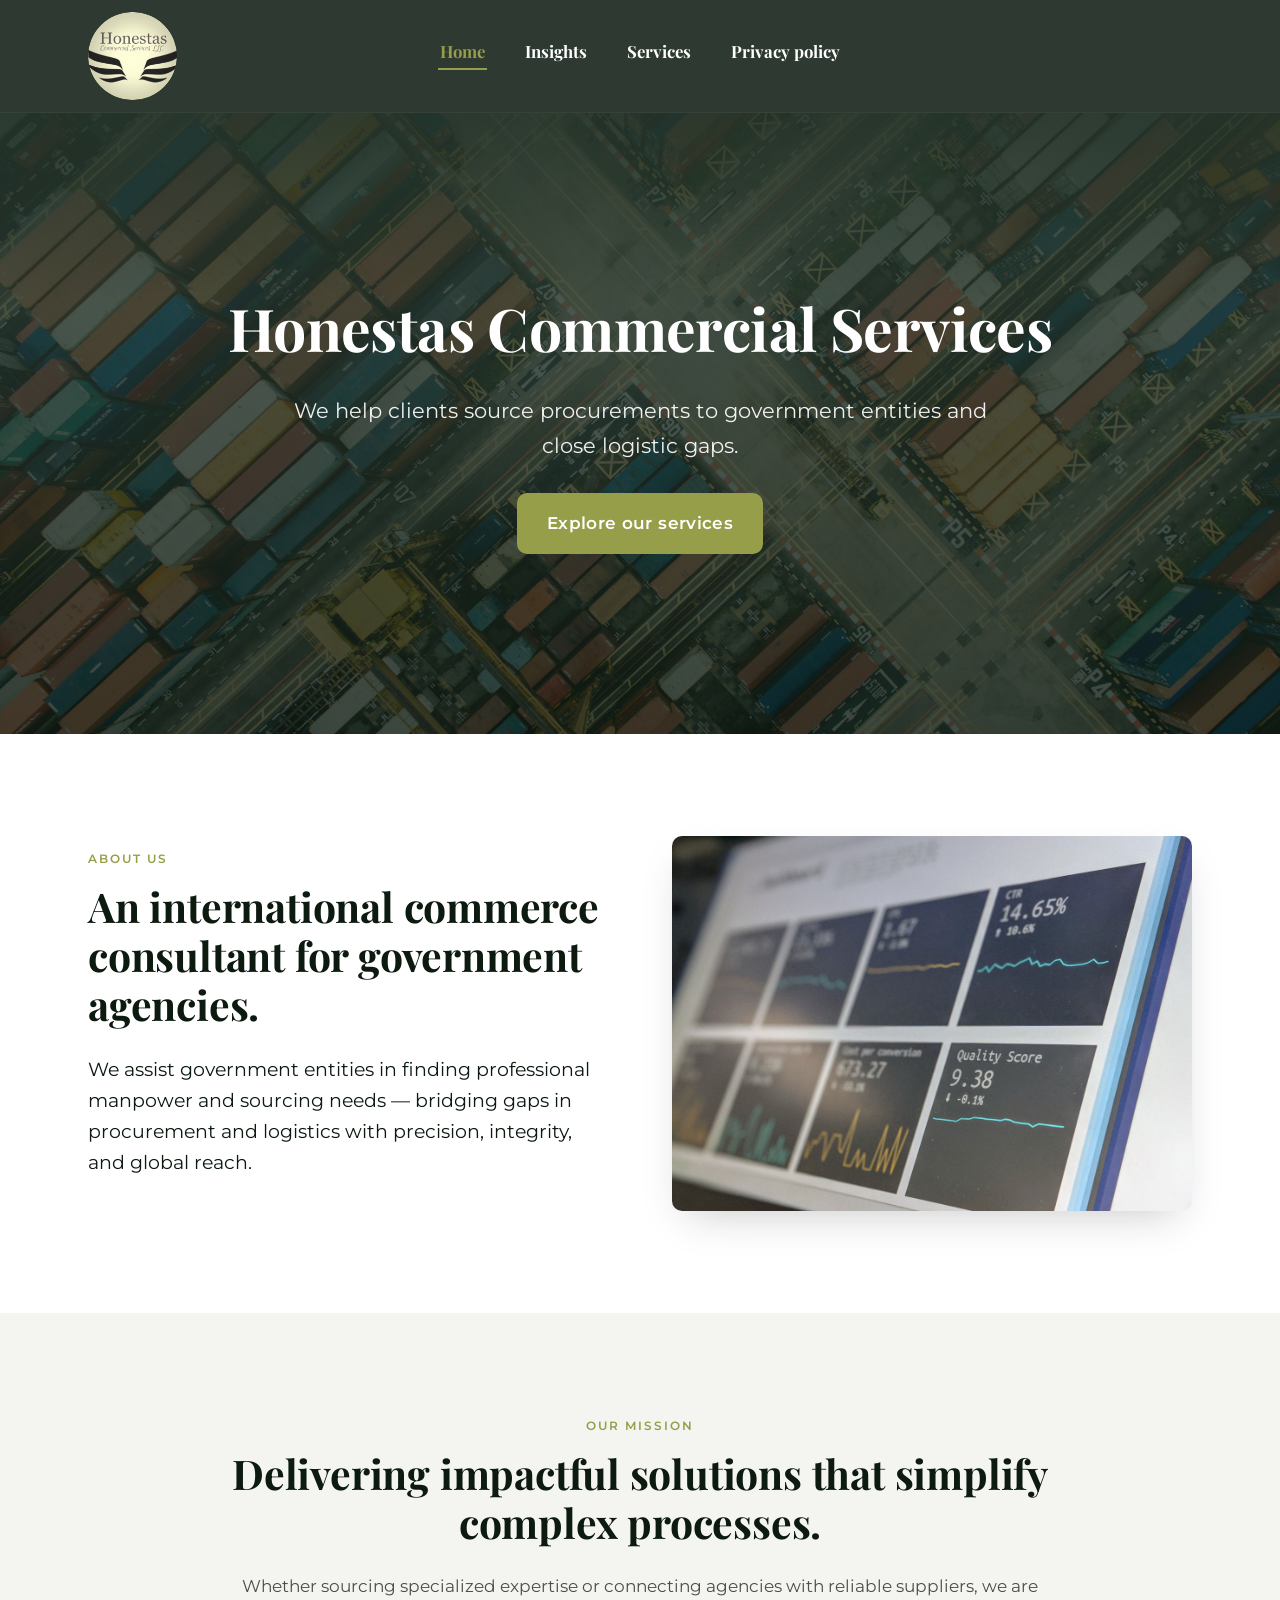
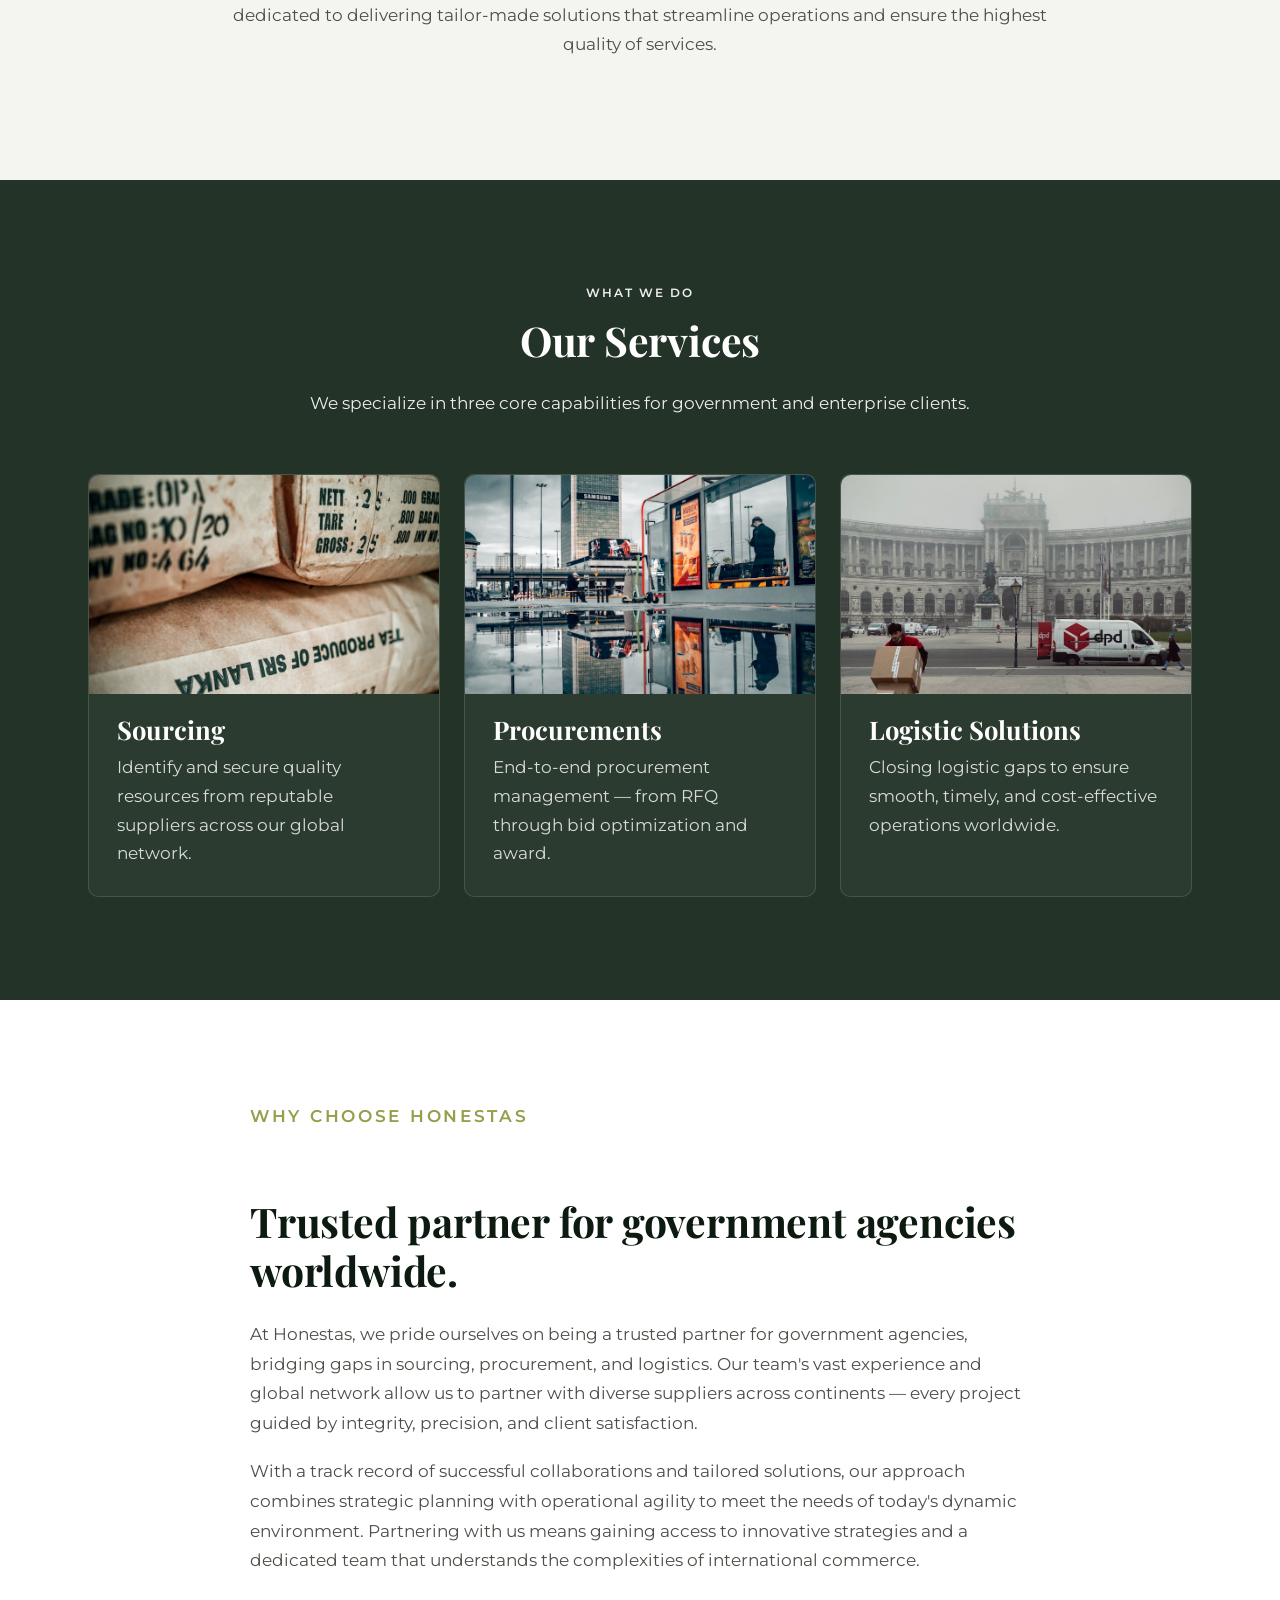
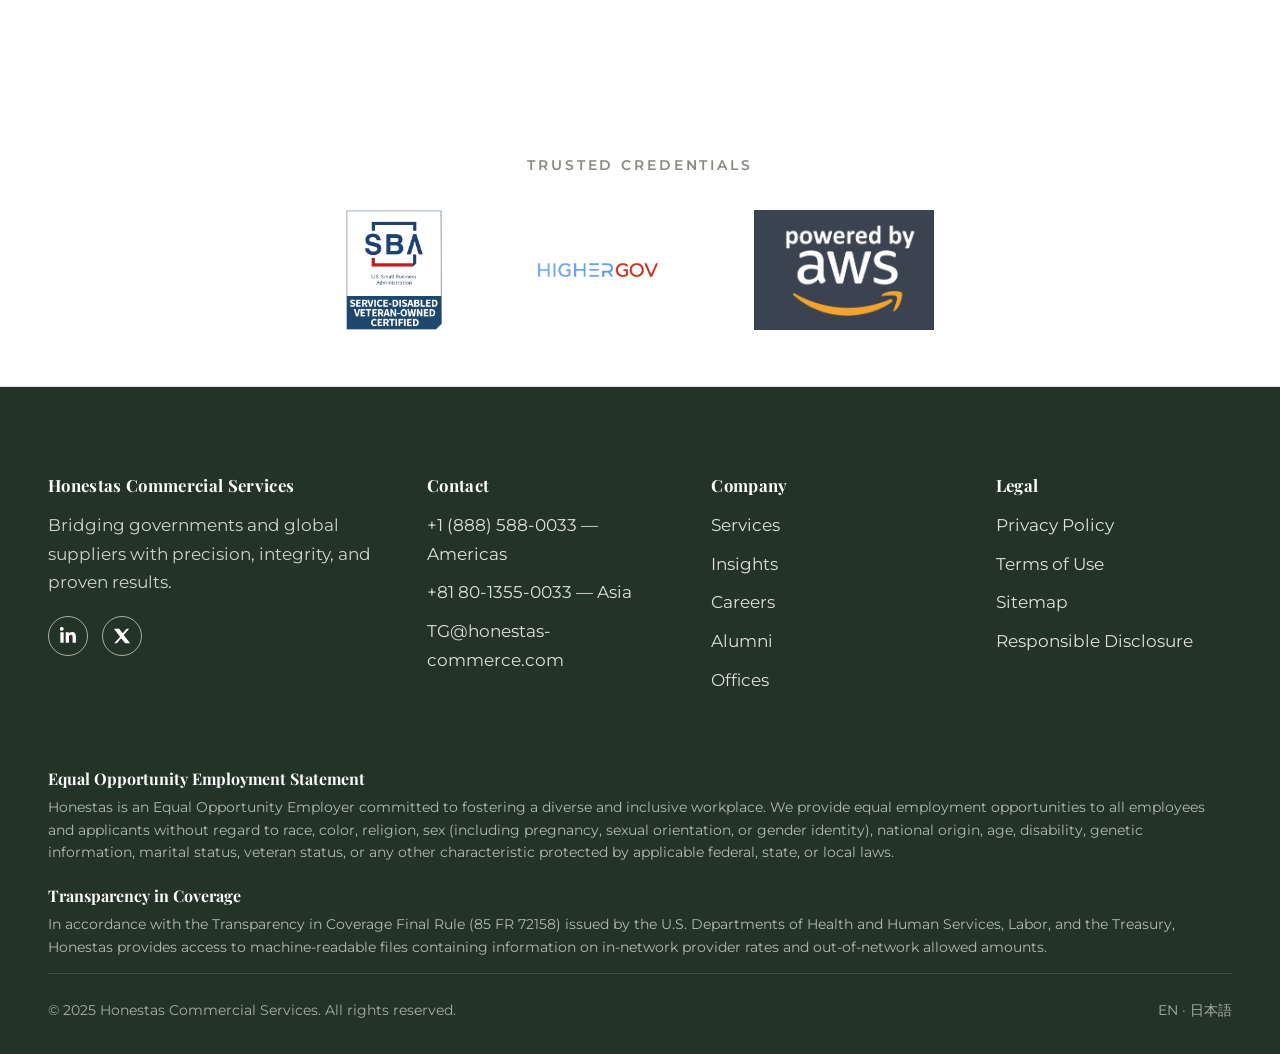
<file: index.html>
<!DOCTYPE html>
<html lang="en">
<head>
  <meta charset="UTF-8">
  <meta name="viewport" content="width=device-width, initial-scale=1.0">
  <title>International Commerce Consultant | HCS Honestas Commercial Services</title>
  <meta name="description" content="Honestas empowers B2G global trade by connecting governments with international partners, facilitating strategic alliances and seamless commerce solutions.">
  <meta name="keywords" content="commerce, sourcing, logistics, B2G, government contracts">

  <!-- Open Graph -->
  <meta property="og:type"  content="website">
  <meta property="og:title" content="HCS Honestas Commercial Services">
  <meta property="og:description" content="International commerce consultant for B2G trade — sourcing, procurements, logistics.">
  <meta property="og:url"   content="https://honestas-commerce.com/">
  <meta property="og:site_name" content="HCS Honestas Commercial Services">
  <link rel="canonical" href="https://honestas-commerce.com/">

  <!-- Fonts -->
  <link rel="preconnect" href="https://fonts.googleapis.com">
  <link rel="preconnect" href="https://fonts.gstatic.com" crossorigin>
  <link href="https://fonts.googleapis.com/css2?family=Playfair+Display:wght@400;700&family=Montserrat:wght@400;500;600;700&display=swap" rel="stylesheet">

  <link rel="stylesheet" href="assets/css/styles.css">
</head>
<body>

<!-- ── Header ─────────────────────────────────────────────────────────── -->
<header class="site-header">
  <nav class="nav" aria-label="Primary">
    <a href="/" class="nav__brand" aria-label="HCS Honestas Commercial Services — Home">
      <img src="assets/img/logo.png"
           alt="HCS Honestas Commercial Services logo">
    </a>
    <button class="nav__toggle" aria-expanded="false" aria-controls="primary-menu" aria-label="Toggle menu">
      <svg viewBox="0 0 24 24" fill="none" stroke="currentColor" stroke-width="2.2" stroke-linecap="round">
        <line x1="4" y1="7" x2="20" y2="7"/>
        <line x1="4" y1="12" x2="20" y2="12"/>
        <line x1="4" y1="17" x2="20" y2="17"/>
      </svg>
    </button>
    <ul class="nav__menu" id="primary-menu">
      <li><a href="/" class="nav__link" aria-current="page">Home</a></li>
      <li><a href="insights.html" class="nav__link">Insights</a></li>
      <li><a href="b2g-trade-solutions.html" class="nav__link">Services</a></li>
      <li><a href="privacy-policy.html" class="nav__link">Privacy policy</a></li>
    </ul>
  </nav>
</header>

<!-- ── Hero ───────────────────────────────────────────────────────────── -->
<section class="hero" style="background-image:url('assets/img/hero-home.jpg');">
  <div class="hero__inner">
    <h1 data-anim>Honestas Commercial Services</h1>
    <p data-anim style="--anim-delay:120ms;">We help clients source procurements to government entities and close logistic gaps.</p>
    <a href="b2g-trade-solutions.html" class="btn btn--primary" data-anim style="--anim-delay:240ms;">Explore our services</a>
  </div>
</section>

<!-- ── About Us ───────────────────────────────────────────────────────── -->
<section class="section">
  <div class="container split">
    <div data-anim>
      <p class="eyebrow">About Us</p>
      <h2>An international commerce consultant for government agencies.</h2>
      <p class="lead">We assist government entities in finding professional manpower and sourcing needs — bridging gaps in procurement and logistics with precision, integrity, and global reach.</p>
    </div>
    <div class="split__media" data-anim style="--anim-delay:160ms;">
      <img src="assets/img/about-monitors.jpg"
           alt="Modern office monitoring screens">
    </div>
  </div>
</section>

<!-- ── Mission ────────────────────────────────────────────────────────── -->
<section class="section section--soft">
  <div class="container">
    <div data-anim style="max-width:820px; margin:0 auto; text-align:center;">
      <p class="eyebrow">Our Mission</p>
      <h2>Delivering impactful solutions that simplify complex processes.</h2>
      <p>Whether sourcing specialized expertise or connecting agencies with reliable suppliers, we are dedicated to delivering tailor-made solutions that streamline operations and ensure the highest quality of services.</p>
    </div>
  </div>
</section>

<!-- ── Services ───────────────────────────────────────────────────────── -->
<section class="section section--dark">
  <div class="container">
    <div style="text-align:center; margin-bottom: 56px;" data-anim>
      <p class="eyebrow">What We Do</p>
      <h2><a href="b2g-trade-solutions.html">Our Services</a></h2>
      <p style="max-width:680px; margin:0 auto;">We specialize in three core capabilities for government and enterprise clients.</p>
    </div>

    <div class="cards">
      <div class="card" data-anim>
        <div class="card__media">
          <img src="assets/img/card-sourcing.jpg"
               alt="Sourcing — supply chain">
        </div>
        <h3 class="card__title">Sourcing</h3>
        <p>Identify and secure quality resources from reputable suppliers across our global network.</p>
      </div>

      <div class="card" data-anim style="--anim-delay:120ms;">
        <div class="card__media">
          <img src="assets/img/card-procurements.jpg"
               alt="Procurements — strategic partnership">
        </div>
        <h3 class="card__title">Procurements</h3>
        <p>End-to-end procurement management — from RFQ through bid optimization and award.</p>
      </div>

      <div class="card" data-anim style="--anim-delay:240ms;">
        <div class="card__media">
          <img src="assets/img/card-logistics.jpg"
               alt="Logistic solutions — fleet">
        </div>
        <h3 class="card__title">Logistic Solutions</h3>
        <p>Closing logistic gaps to ensure smooth, timely, and cost-effective operations worldwide.</p>
      </div>
    </div>
  </div>
</section>

<!-- ── Why Choose Honestas ───────────────────────────────────────────── -->
<section class="section">
  <div class="container">
    <div class="prose" data-anim>
      <p class="eyebrow">Why Choose Honestas</p>
      <h2>Trusted partner for government agencies worldwide.</h2>
      <p>At Honestas, we pride ourselves on being a trusted partner for government agencies, bridging gaps in sourcing, procurement, and logistics. Our team's vast experience and global network allow us to partner with diverse suppliers across continents — every project guided by integrity, precision, and client satisfaction.</p>
      <p>With a track record of successful collaborations and tailored solutions, our approach combines strategic planning with operational agility to meet the needs of today's dynamic environment. Partnering with us means gaining access to innovative strategies and a dedicated team that understands the complexities of international commerce.</p>
    </div>
  </div>
</section>

<!-- ── Footer ─────────────────────────────────────────────────────────── -->
<footer class="site-footer">
  <div class="footer__credentials">
    <p class="footer__credentials-label">Trusted credentials</p>
    <div class="partners">
      <img src="assets/img/sba-sdvosb.png" alt="SBA SDVOSB certified">
      <img src="assets/img/highergov.png" alt="HigherGov partner">
      <img src="assets/img/aws-powered.png" alt="Powered by AWS">
    </div>
  </div>
  <div class="footer__grid">
    <div>
      <h4 class="footer__heading">Honestas Commercial Services</h4>
      <p style="color:rgba(255,255,255,0.78);">Bridging governments and global suppliers with precision, integrity, and proven results.</p>
      <div class="footer__socials">
        <a href="https://www.linkedin.com/in/honestas-commercial-services-6209451a1/" target="_blank" rel="noopener" aria-label="LinkedIn">
          <svg viewBox="0 0 24 24" fill="currentColor"><path d="M6.2 21H1.8V7h4.4v14zM4 5.07A2.55 2.55 0 1 1 4 0a2.55 2.55 0 0 1 0 5.07zM22.5 21h-4.35v-6.83c0-1.63-.03-3.71-2.26-3.71-2.27 0-2.61 1.77-2.61 3.6V21H8.93V7h4.18v1.91h.06c.58-1.1 2-2.26 4.12-2.26 4.41 0 5.21 2.9 5.21 6.67V21z"/></svg>
        </a>
        <a href="https://twitter.com/" target="_blank" rel="noopener" aria-label="Twitter / X">
          <svg viewBox="0 0 24 24" fill="currentColor"><path d="M18.24 2.25h3.31l-7.23 8.26L22.83 21.75h-6.66l-5.21-6.82-5.97 6.82H1.68l7.73-8.84L1.25 2.25h6.83l4.71 6.23 5.45-6.23z"/></svg>
        </a>
      </div>
    </div>

    <div class="footer__contact">
      <h4 class="footer__heading">Contact</h4>
      <ul class="footer__list">
        <li><a href="tel:+18885880033">+1 (888) 588-0033 — Americas</a></li>
        <li><a href="tel:+818013550033">+81 80-1355-0033 — Asia</a></li>
        <li><a href="mailto:TG@honestas-commerce.com">TG@honestas-commerce.com</a></li>
      </ul>
    </div>

    <div>
      <h4 class="footer__heading">Company</h4>
      <ul class="footer__list">
        <li><a href="b2g-trade-solutions.html">Services</a></li>
        <li><a href="insights.html">Insights</a></li>
        <li><a href="#">Careers</a></li>
        <li><a href="#">Alumni</a></li>
        <li><a href="#">Offices</a></li>
      </ul>
    </div>

    <div>
      <h4 class="footer__heading">Legal</h4>
      <ul class="footer__list">
        <li><a href="privacy-policy.html">Privacy Policy</a></li>
        <li><a href="#">Terms of Use</a></li>
        <li><a href="#">Sitemap</a></li>
        <li><a href="#">Responsible Disclosure</a></li>
      </ul>
    </div>
  </div>

  <div class="legal">
    <h4>Equal Opportunity Employment Statement</h4>
    <p>Honestas is an Equal Opportunity Employer committed to fostering a diverse and inclusive workplace. We provide equal employment opportunities to all employees and applicants without regard to race, color, religion, sex (including pregnancy, sexual orientation, or gender identity), national origin, age, disability, genetic information, marital status, veteran status, or any other characteristic protected by applicable federal, state, or local laws.</p>
    <h4>Transparency in Coverage</h4>
    <p>In accordance with the Transparency in Coverage Final Rule (85 FR 72158) issued by the U.S. Departments of Health and Human Services, Labor, and the Treasury, Honestas provides access to machine-readable files containing information on in-network provider rates and out-of-network allowed amounts.</p>
  </div>

  <div class="footer__bottom">
    <span>© 2025 Honestas Commercial Services. All rights reserved.</span>
    <span>EN · 日本語</span>
  </div>
</footer>

<script src="assets/js/main.js"></script>
</body>
</html>
</file>
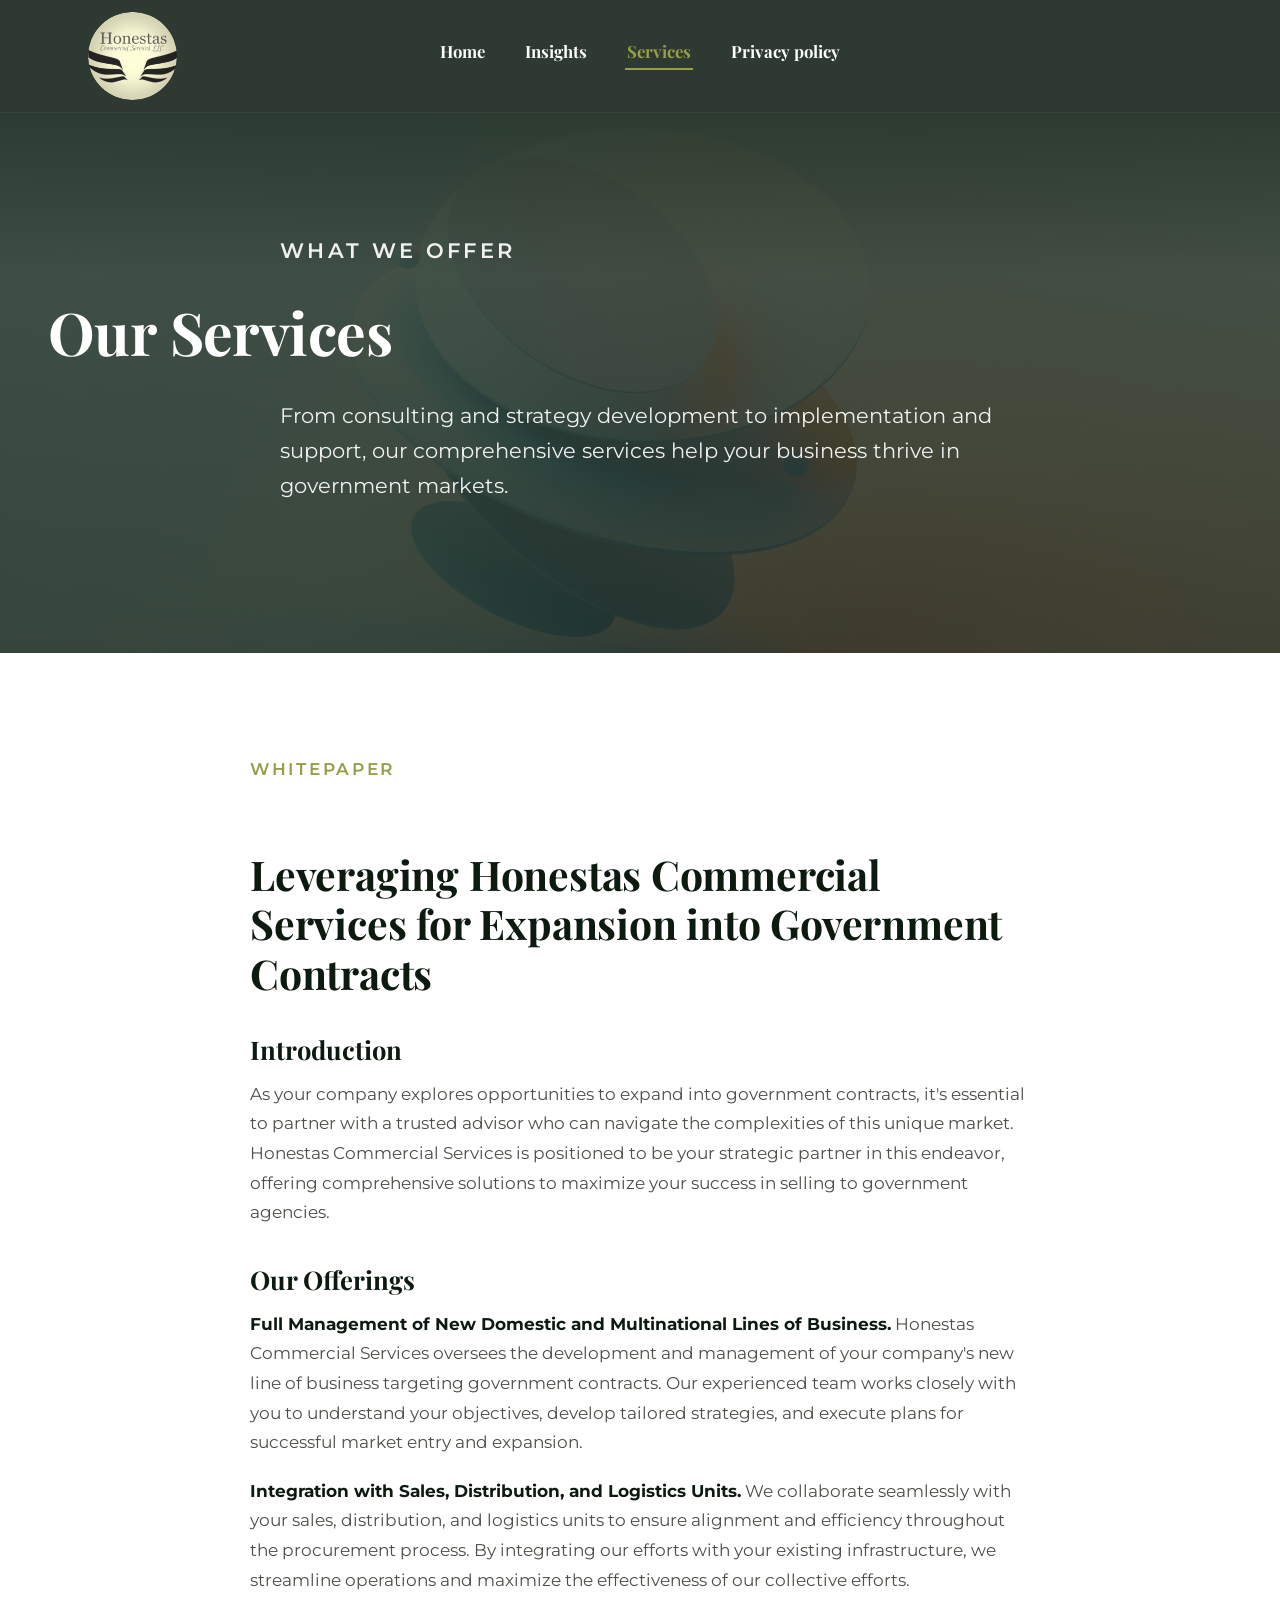
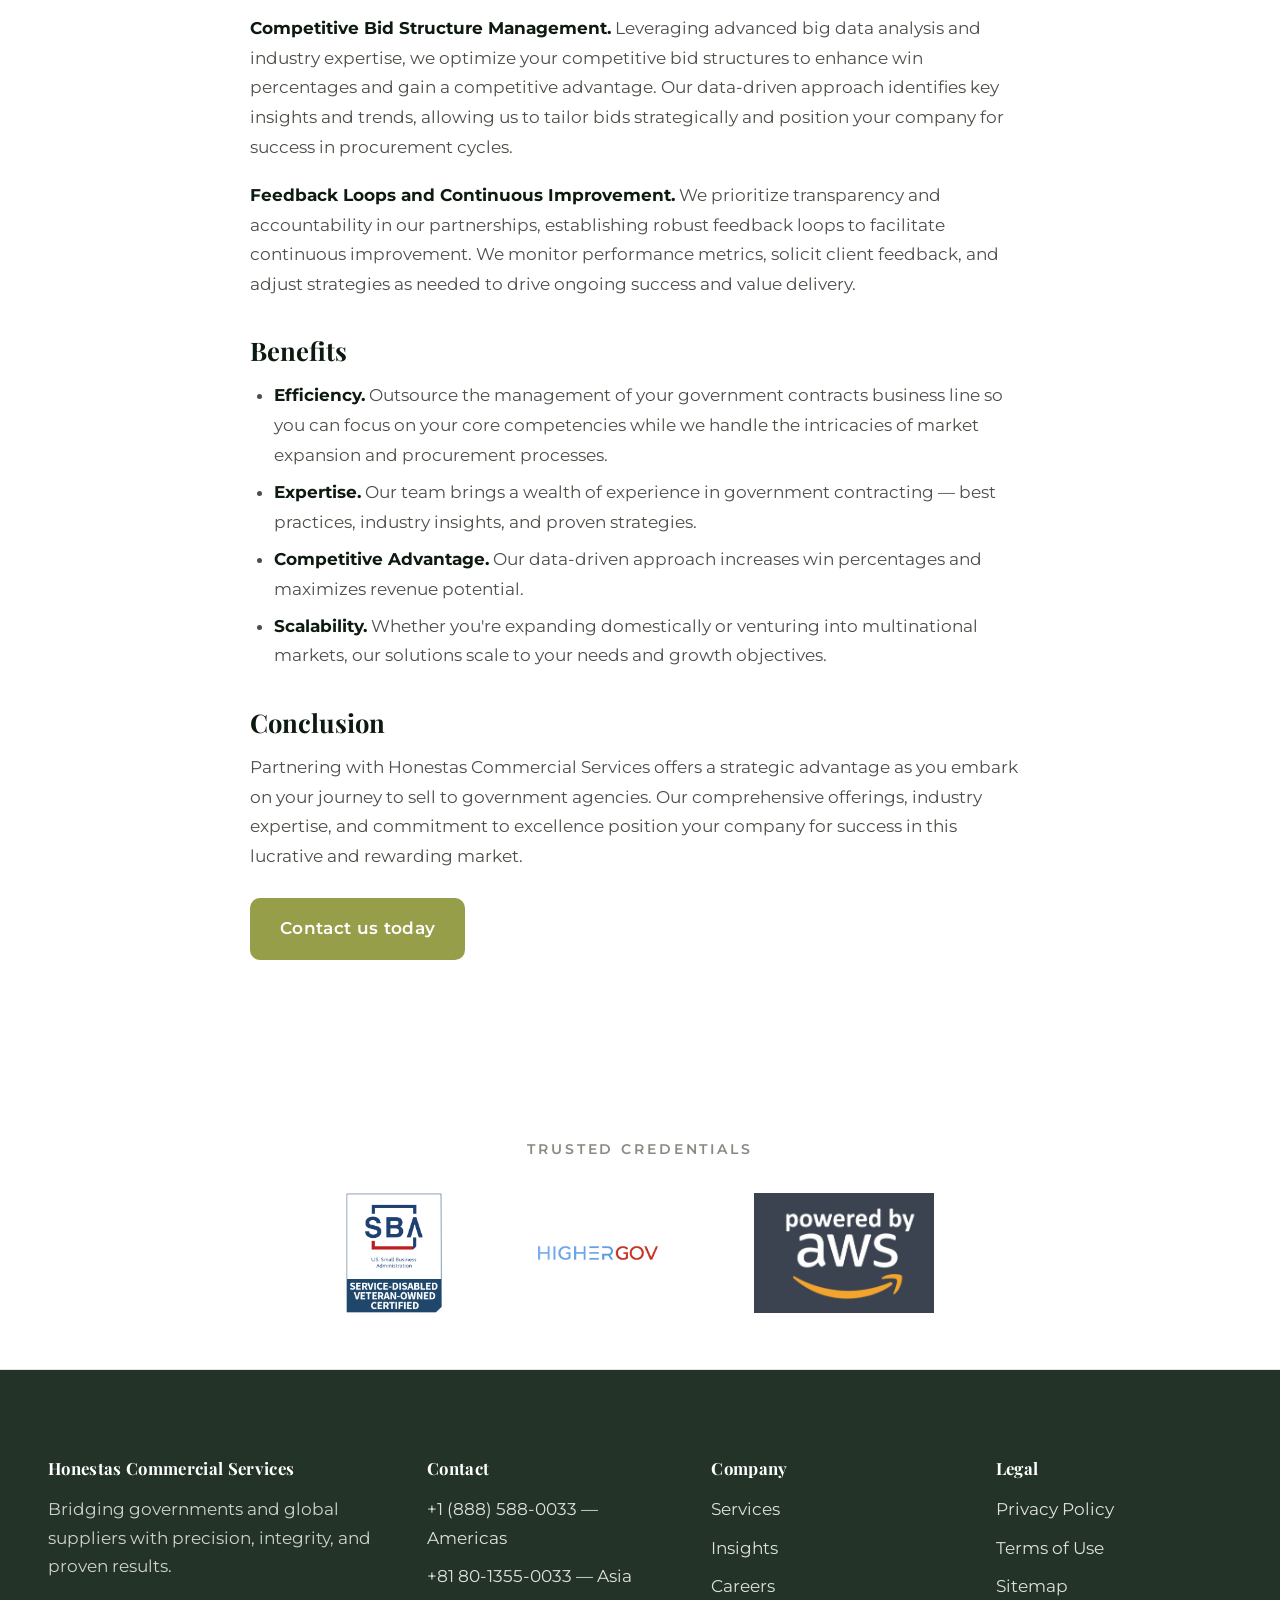
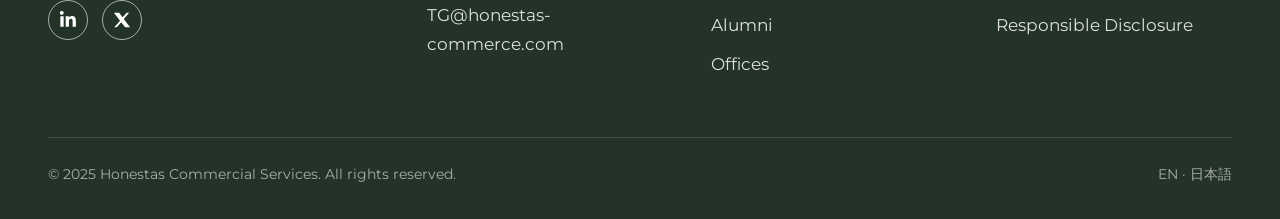
<file: b2g-trade-solutions.html>
<!DOCTYPE html>
<html lang="en">
<head>
  <meta charset="UTF-8">
  <meta name="viewport" content="width=device-width, initial-scale=1.0">
  <title>B2G Trade Services | HCS Honestas Commercial Services</title>
  <meta name="description" content="Honestas empowers global B2G trade by enhancing government supply chains with international partners, facilitating strategic alliances and seamless trade solutions.">
  <link rel="canonical" href="https://honestas-commerce.com/b2g-trade-solutions">

  <link rel="preconnect" href="https://fonts.googleapis.com">
  <link rel="preconnect" href="https://fonts.gstatic.com" crossorigin>
  <link href="https://fonts.googleapis.com/css2?family=Playfair+Display:wght@400;700&family=Montserrat:wght@400;500;600;700&display=swap" rel="stylesheet">
  <link rel="stylesheet" href="assets/css/styles.css">
</head>
<body>

<header class="site-header">
  <nav class="nav" aria-label="Primary">
    <a href="/" class="nav__brand"><img src="assets/img/logo.png" alt="HCS Honestas Commercial Services logo"></a>
    <button class="nav__toggle" aria-expanded="false" aria-controls="primary-menu" aria-label="Toggle menu">
      <svg viewBox="0 0 24 24" fill="none" stroke="currentColor" stroke-width="2.2" stroke-linecap="round"><line x1="4" y1="7" x2="20" y2="7"/><line x1="4" y1="12" x2="20" y2="12"/><line x1="4" y1="17" x2="20" y2="17"/></svg>
    </button>
    <ul class="nav__menu" id="primary-menu">
      <li><a href="/" class="nav__link">Home</a></li>
      <li><a href="insights.html" class="nav__link">Insights</a></li>
      <li><a href="b2g-trade-solutions.html" class="nav__link" aria-current="page">Services</a></li>
      <li><a href="privacy-policy.html" class="nav__link">Privacy policy</a></li>
    </ul>
  </nav>
</header>

<section class="hero hero--page" style="background-image:url('assets/img/hero-services.jpg');">
  <div class="hero__inner">
    <p class="eyebrow" data-anim>What We Offer</p>
    <h1 data-anim style="--anim-delay:120ms;">Our Services</h1>
    <p data-anim style="--anim-delay:240ms;">From consulting and strategy development to implementation and support, our comprehensive services help your business thrive in government markets.</p>
  </div>
</section>

<section class="section">
  <div class="container">
    <div class="prose">
      <p class="eyebrow" data-anim>Whitepaper</p>
      <h2 data-anim>Leveraging Honestas Commercial Services for Expansion into Government Contracts</h2>

      <h3 data-anim>Introduction</h3>
      <p data-anim>As your company explores opportunities to expand into government contracts, it's essential to partner with a trusted advisor who can navigate the complexities of this unique market. Honestas Commercial Services is positioned to be your strategic partner in this endeavor, offering comprehensive solutions to maximize your success in selling to government agencies.</p>

      <h3 data-anim>Our Offerings</h3>
      <p data-anim><strong>Full Management of New Domestic and Multinational Lines of Business.</strong> Honestas Commercial Services oversees the development and management of your company's new line of business targeting government contracts. Our experienced team works closely with you to understand your objectives, develop tailored strategies, and execute plans for successful market entry and expansion.</p>

      <p data-anim><strong>Integration with Sales, Distribution, and Logistics Units.</strong> We collaborate seamlessly with your sales, distribution, and logistics units to ensure alignment and efficiency throughout the procurement process. By integrating our efforts with your existing infrastructure, we streamline operations and maximize the effectiveness of our collective efforts.</p>

      <p data-anim><strong>Competitive Bid Structure Management.</strong> Leveraging advanced big data analysis and industry expertise, we optimize your competitive bid structures to enhance win percentages and gain a competitive advantage. Our data-driven approach identifies key insights and trends, allowing us to tailor bids strategically and position your company for success in procurement cycles.</p>

      <p data-anim><strong>Feedback Loops and Continuous Improvement.</strong> We prioritize transparency and accountability in our partnerships, establishing robust feedback loops to facilitate continuous improvement. We monitor performance metrics, solicit client feedback, and adjust strategies as needed to drive ongoing success and value delivery.</p>

      <h3 data-anim>Benefits</h3>
      <ul>
        <li data-anim><strong>Efficiency.</strong> Outsource the management of your government contracts business line so you can focus on your core competencies while we handle the intricacies of market expansion and procurement processes.</li>
        <li data-anim><strong>Expertise.</strong> Our team brings a wealth of experience in government contracting — best practices, industry insights, and proven strategies.</li>
        <li data-anim><strong>Competitive Advantage.</strong> Our data-driven approach increases win percentages and maximizes revenue potential.</li>
        <li data-anim><strong>Scalability.</strong> Whether you're expanding domestically or venturing into multinational markets, our solutions scale to your needs and growth objectives.</li>
      </ul>

      <h3 data-anim>Conclusion</h3>
      <p data-anim>Partnering with Honestas Commercial Services offers a strategic advantage as you embark on your journey to sell to government agencies. Our comprehensive offerings, industry expertise, and commitment to excellence position your company for success in this lucrative and rewarding market.</p>
      <p data-anim><a href="mailto:TG@honestas-commerce.com" class="btn btn--primary" style="margin-top:8px;">Contact us today</a></p>
    </div>
  </div>
</section>

<!-- Footer (shared) -->
<footer class="site-footer">
  <div class="footer__credentials">
    <p class="footer__credentials-label">Trusted credentials</p>
    <div class="partners">
      <img src="assets/img/sba-sdvosb.png" alt="SBA SDVOSB certified">
      <img src="assets/img/highergov.png" alt="HigherGov partner">
      <img src="assets/img/aws-powered.png" alt="Powered by AWS">
    </div>
  </div>
  <div class="footer__grid">
    <div>
      <h4 class="footer__heading">Honestas Commercial Services</h4>
      <p style="color:rgba(255,255,255,0.78);">Bridging governments and global suppliers with precision, integrity, and proven results.</p>
      <div class="footer__socials">
        <a href="https://www.linkedin.com/in/honestas-commercial-services-6209451a1/" target="_blank" rel="noopener" aria-label="LinkedIn"><svg viewBox="0 0 24 24" fill="currentColor"><path d="M6.2 21H1.8V7h4.4v14zM4 5.07A2.55 2.55 0 1 1 4 0a2.55 2.55 0 0 1 0 5.07zM22.5 21h-4.35v-6.83c0-1.63-.03-3.71-2.26-3.71-2.27 0-2.61 1.77-2.61 3.6V21H8.93V7h4.18v1.91h.06c.58-1.1 2-2.26 4.12-2.26 4.41 0 5.21 2.9 5.21 6.67V21z"/></svg></a>
        <a href="https://twitter.com/" target="_blank" rel="noopener" aria-label="Twitter / X"><svg viewBox="0 0 24 24" fill="currentColor"><path d="M18.24 2.25h3.31l-7.23 8.26L22.83 21.75h-6.66l-5.21-6.82-5.97 6.82H1.68l7.73-8.84L1.25 2.25h6.83l4.71 6.23 5.45-6.23z"/></svg></a>
      </div>
    </div>
    <div class="footer__contact">
      <h4 class="footer__heading">Contact</h4>
      <ul class="footer__list">
        <li><a href="tel:+18885880033">+1 (888) 588-0033 — Americas</a></li>
        <li><a href="tel:+818013550033">+81 80-1355-0033 — Asia</a></li>
        <li><a href="mailto:TG@honestas-commerce.com">TG@honestas-commerce.com</a></li>
      </ul>
    </div>
    <div>
      <h4 class="footer__heading">Company</h4>
      <ul class="footer__list">
        <li><a href="b2g-trade-solutions.html">Services</a></li>
        <li><a href="insights.html">Insights</a></li>
        <li><a href="#">Careers</a></li>
        <li><a href="#">Alumni</a></li>
        <li><a href="#">Offices</a></li>
      </ul>
    </div>
    <div>
      <h4 class="footer__heading">Legal</h4>
      <ul class="footer__list">
        <li><a href="privacy-policy.html">Privacy Policy</a></li>
        <li><a href="#">Terms of Use</a></li>
        <li><a href="#">Sitemap</a></li>
        <li><a href="#">Responsible Disclosure</a></li>
      </ul>
    </div>
  </div>
  <div class="footer__bottom">
    <span>© 2025 Honestas Commercial Services. All rights reserved.</span>
    <span>EN · 日本語</span>
  </div>
</footer>

<script src="assets/js/main.js"></script>
</body>
</html>
</file>
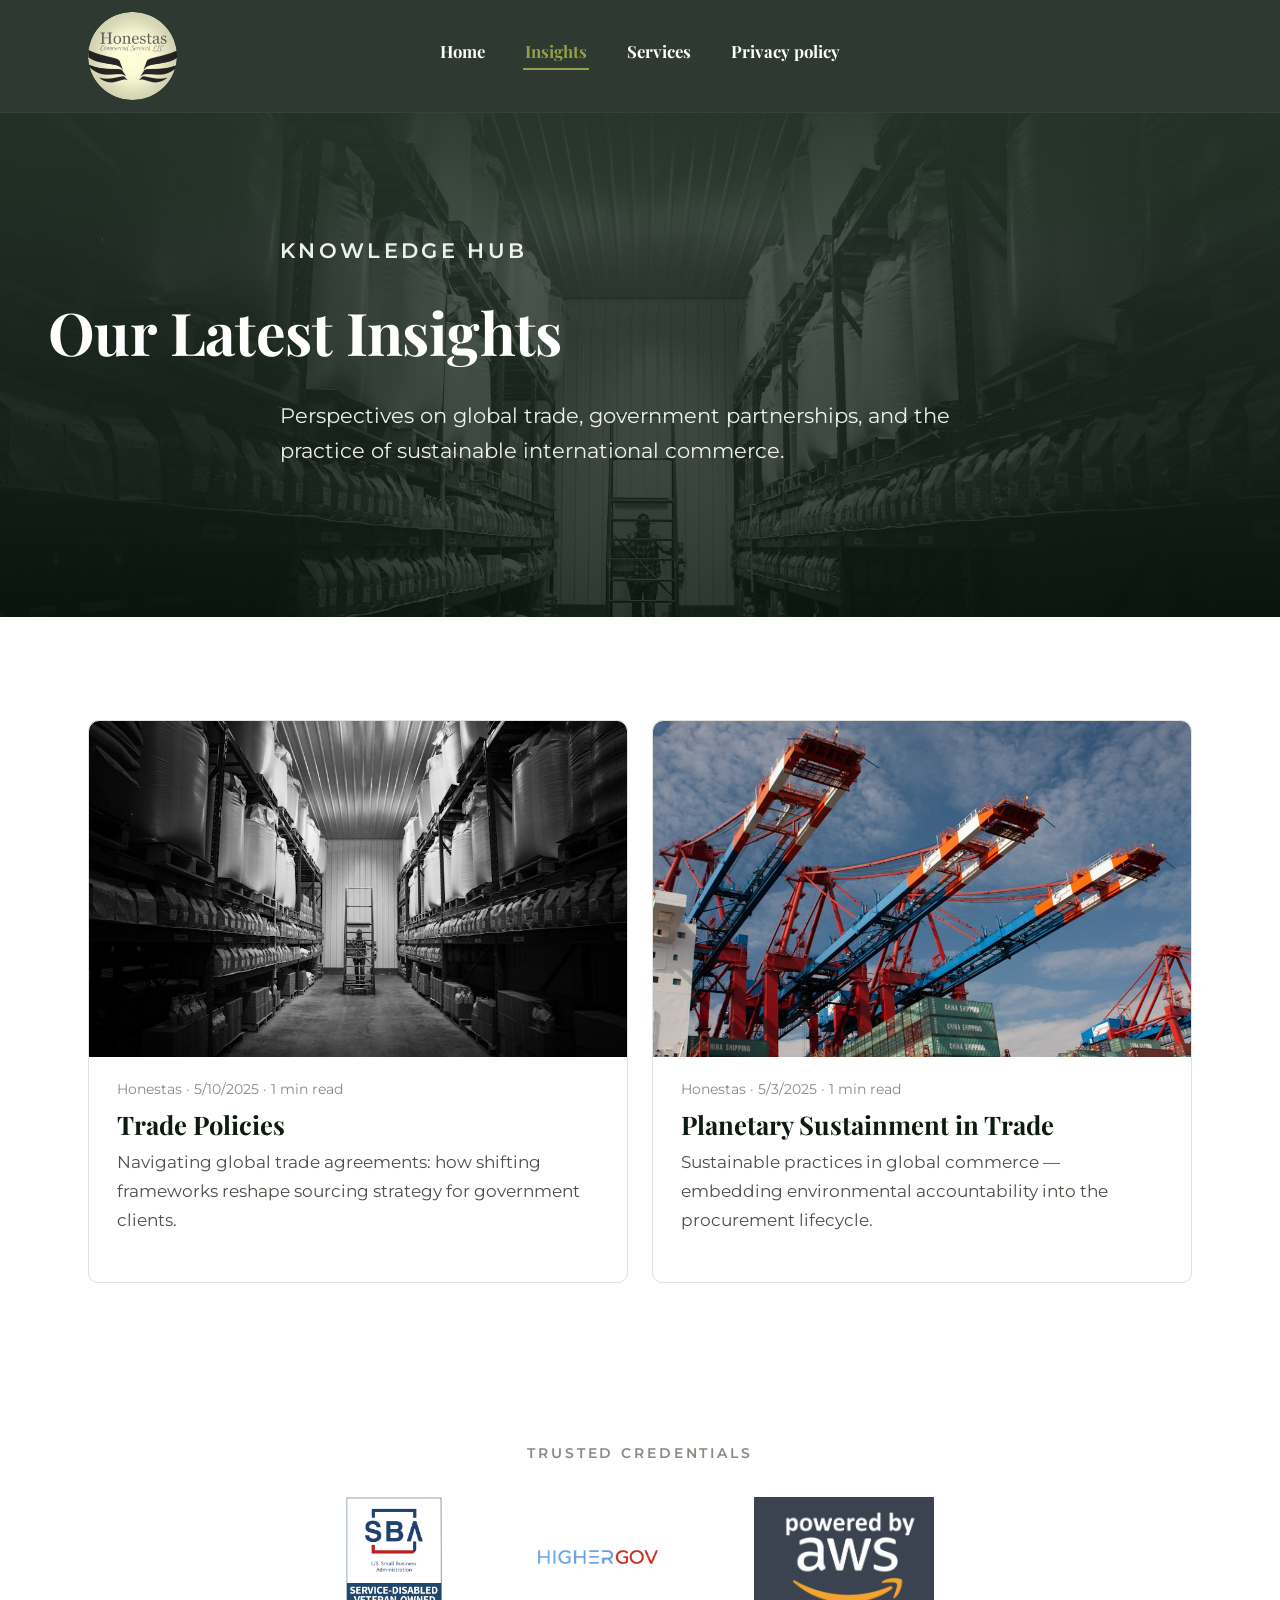
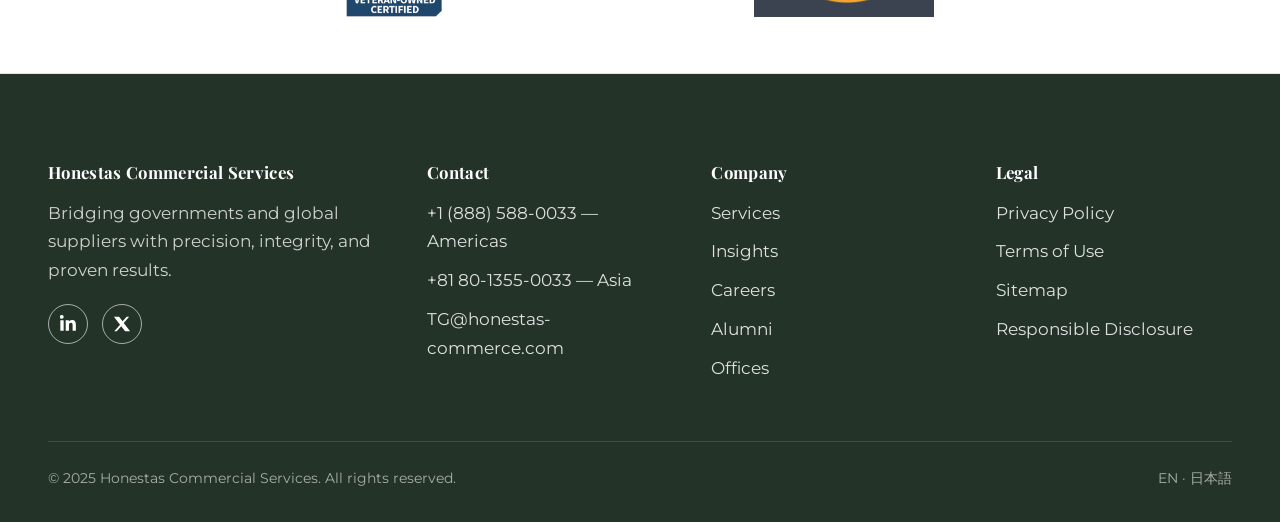
<file: insights.html>
<!DOCTYPE html>
<html lang="en">
<head>
  <meta charset="UTF-8">
  <meta name="viewport" content="width=device-width, initial-scale=1.0">
  <title>Insights | HCS Honestas Commercial Services</title>
  <meta name="description" content="Insights on global trade, government partnerships, and sustainable commerce from Honestas Commercial Services.">
  <link rel="canonical" href="https://honestas-commerce.com/insights">

  <link rel="preconnect" href="https://fonts.googleapis.com">
  <link rel="preconnect" href="https://fonts.gstatic.com" crossorigin>
  <link href="https://fonts.googleapis.com/css2?family=Playfair+Display:wght@400;700&family=Montserrat:wght@400;500;600;700&display=swap" rel="stylesheet">
  <link rel="stylesheet" href="assets/css/styles.css">
</head>
<body>

<header class="site-header">
  <nav class="nav" aria-label="Primary">
    <a href="/" class="nav__brand"><img src="assets/img/logo.png" alt="HCS Honestas Commercial Services logo"></a>
    <button class="nav__toggle" aria-expanded="false" aria-controls="primary-menu" aria-label="Toggle menu">
      <svg viewBox="0 0 24 24" fill="none" stroke="currentColor" stroke-width="2.2" stroke-linecap="round"><line x1="4" y1="7" x2="20" y2="7"/><line x1="4" y1="12" x2="20" y2="12"/><line x1="4" y1="17" x2="20" y2="17"/></svg>
    </button>
    <ul class="nav__menu" id="primary-menu">
      <li><a href="/" class="nav__link">Home</a></li>
      <li><a href="insights.html" class="nav__link" aria-current="page">Insights</a></li>
      <li><a href="b2g-trade-solutions.html" class="nav__link">Services</a></li>
      <li><a href="privacy-policy.html" class="nav__link">Privacy policy</a></li>
    </ul>
  </nav>
</header>

<section class="hero hero--page" style="background-image:url('assets/img/hero-insights.jpg');">
  <div class="hero__inner">
    <p class="eyebrow" data-anim>Knowledge Hub</p>
    <h1 data-anim style="--anim-delay:120ms;">Our Latest Insights</h1>
    <p data-anim style="--anim-delay:240ms;">Perspectives on global trade, government partnerships, and the practice of sustainable international commerce.</p>
  </div>
</section>

<section class="section">
  <div class="container">
    <div class="cards">

      <a href="#" class="card" data-anim style="text-decoration:none;">
        <div class="card__media">
          <img src="assets/img/insight-trade.jpg"
               alt="Warehouse shelves filled with boxes — global supply chain">
        </div>
        <p class="card__meta">Honestas · 5/10/2025 · 1 min read</p>
        <h3 class="card__title">Trade Policies</h3>
        <p>Navigating global trade agreements: how shifting frameworks reshape sourcing strategy for government clients.</p>
      </a>

      <a href="#" class="card" data-anim style="text-decoration:none; --anim-delay:140ms;">
        <div class="card__media">
          <img src="assets/img/insight-sustainment.jpg"
               alt="Red and blue cranes under blue sky">
        </div>
        <p class="card__meta">Honestas · 5/3/2025 · 1 min read</p>
        <h3 class="card__title">Planetary Sustainment in Trade</h3>
        <p>Sustainable practices in global commerce — embedding environmental accountability into the procurement lifecycle.</p>
      </a>

    </div>
  </div>
</section>

<!-- Footer (shared) -->
<footer class="site-footer">
  <div class="footer__credentials">
    <p class="footer__credentials-label">Trusted credentials</p>
    <div class="partners">
      <img src="assets/img/sba-sdvosb.png" alt="SBA SDVOSB certified">
      <img src="assets/img/highergov.png" alt="HigherGov partner">
      <img src="assets/img/aws-powered.png" alt="Powered by AWS">
    </div>
  </div>
  <div class="footer__grid">
    <div>
      <h4 class="footer__heading">Honestas Commercial Services</h4>
      <p style="color:rgba(255,255,255,0.78);">Bridging governments and global suppliers with precision, integrity, and proven results.</p>
      <div class="footer__socials">
        <a href="https://www.linkedin.com/in/honestas-commercial-services-6209451a1/" target="_blank" rel="noopener" aria-label="LinkedIn"><svg viewBox="0 0 24 24" fill="currentColor"><path d="M6.2 21H1.8V7h4.4v14zM4 5.07A2.55 2.55 0 1 1 4 0a2.55 2.55 0 0 1 0 5.07zM22.5 21h-4.35v-6.83c0-1.63-.03-3.71-2.26-3.71-2.27 0-2.61 1.77-2.61 3.6V21H8.93V7h4.18v1.91h.06c.58-1.1 2-2.26 4.12-2.26 4.41 0 5.21 2.9 5.21 6.67V21z"/></svg></a>
        <a href="https://twitter.com/" target="_blank" rel="noopener" aria-label="Twitter / X"><svg viewBox="0 0 24 24" fill="currentColor"><path d="M18.24 2.25h3.31l-7.23 8.26L22.83 21.75h-6.66l-5.21-6.82-5.97 6.82H1.68l7.73-8.84L1.25 2.25h6.83l4.71 6.23 5.45-6.23z"/></svg></a>
      </div>
    </div>
    <div class="footer__contact">
      <h4 class="footer__heading">Contact</h4>
      <ul class="footer__list">
        <li><a href="tel:+18885880033">+1 (888) 588-0033 — Americas</a></li>
        <li><a href="tel:+818013550033">+81 80-1355-0033 — Asia</a></li>
        <li><a href="mailto:TG@honestas-commerce.com">TG@honestas-commerce.com</a></li>
      </ul>
    </div>
    <div>
      <h4 class="footer__heading">Company</h4>
      <ul class="footer__list">
        <li><a href="b2g-trade-solutions.html">Services</a></li>
        <li><a href="insights.html">Insights</a></li>
        <li><a href="#">Careers</a></li>
        <li><a href="#">Alumni</a></li>
        <li><a href="#">Offices</a></li>
      </ul>
    </div>
    <div>
      <h4 class="footer__heading">Legal</h4>
      <ul class="footer__list">
        <li><a href="privacy-policy.html">Privacy Policy</a></li>
        <li><a href="#">Terms of Use</a></li>
        <li><a href="#">Sitemap</a></li>
        <li><a href="#">Responsible Disclosure</a></li>
      </ul>
    </div>
  </div>
  <div class="footer__bottom">
    <span>© 2025 Honestas Commercial Services. All rights reserved.</span>
    <span>EN · 日本語</span>
  </div>
</footer>

<script src="assets/js/main.js"></script>
</body>
</html>
</file>
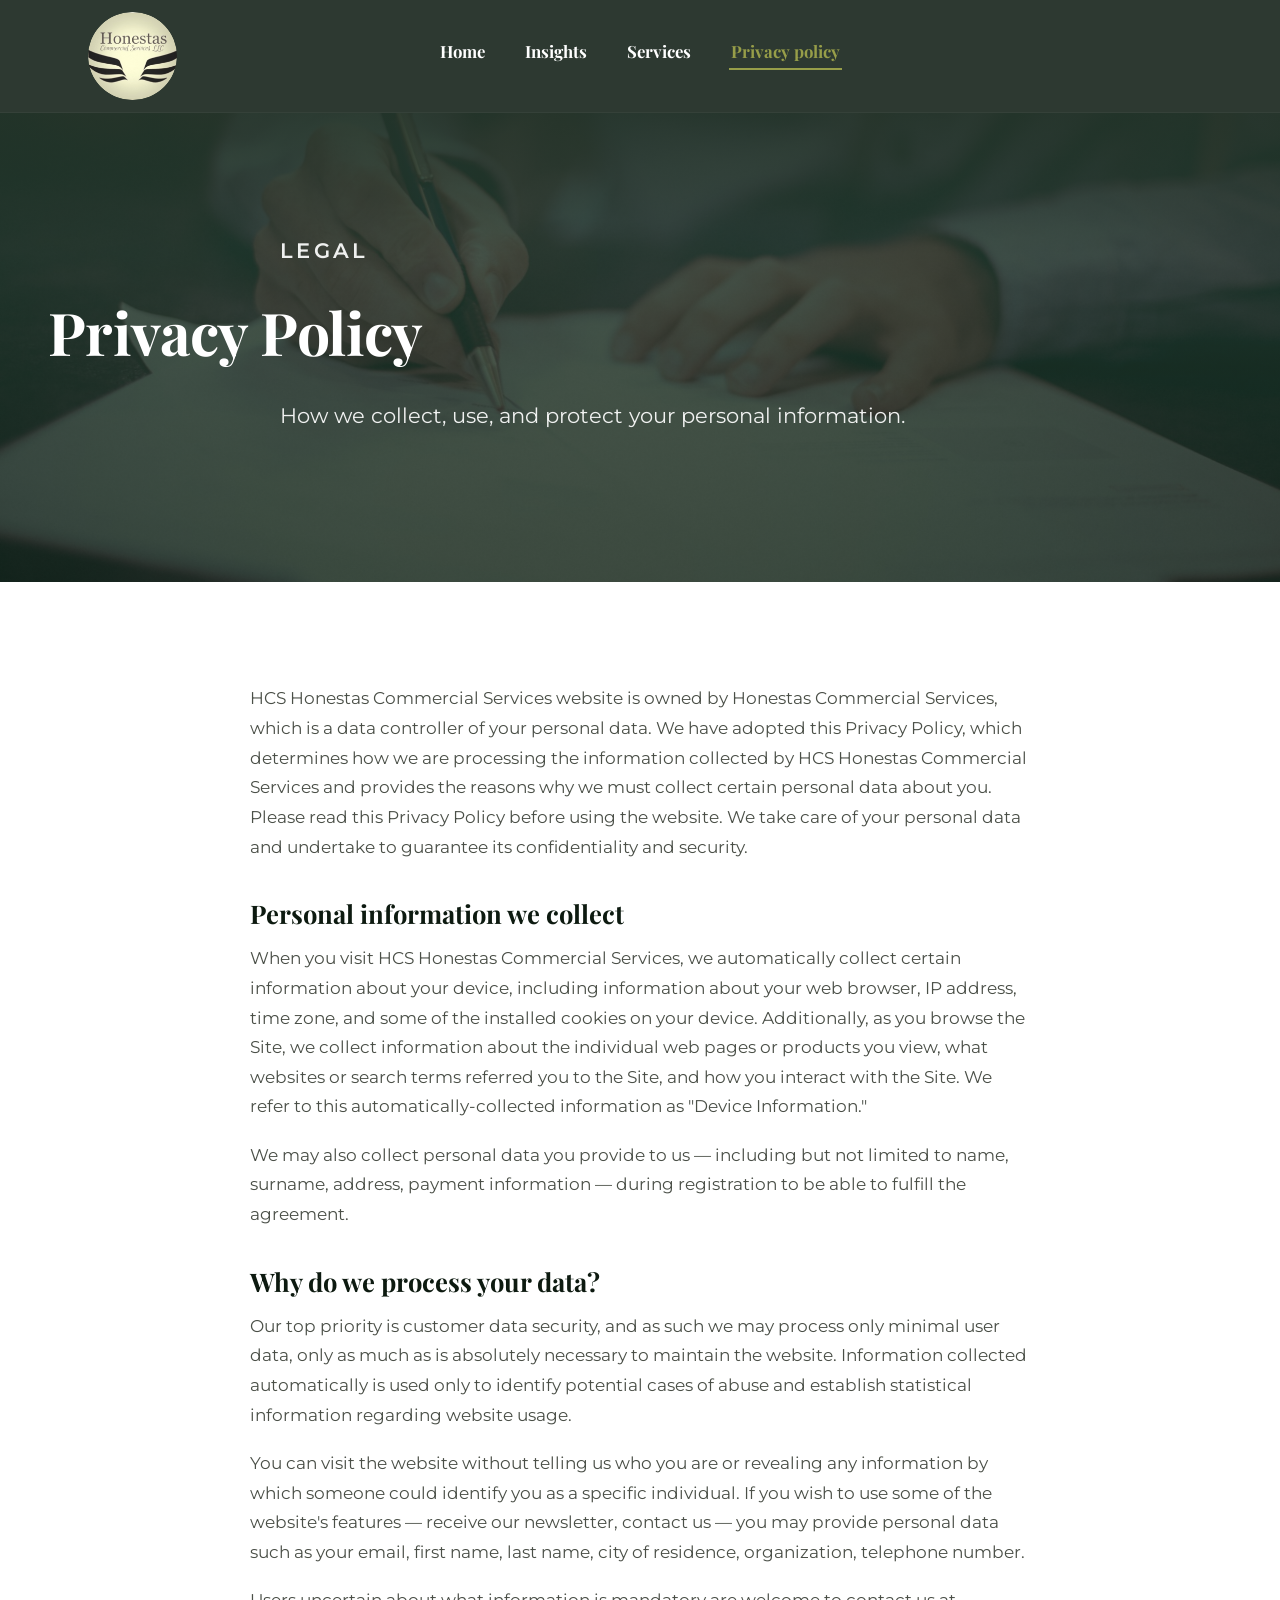
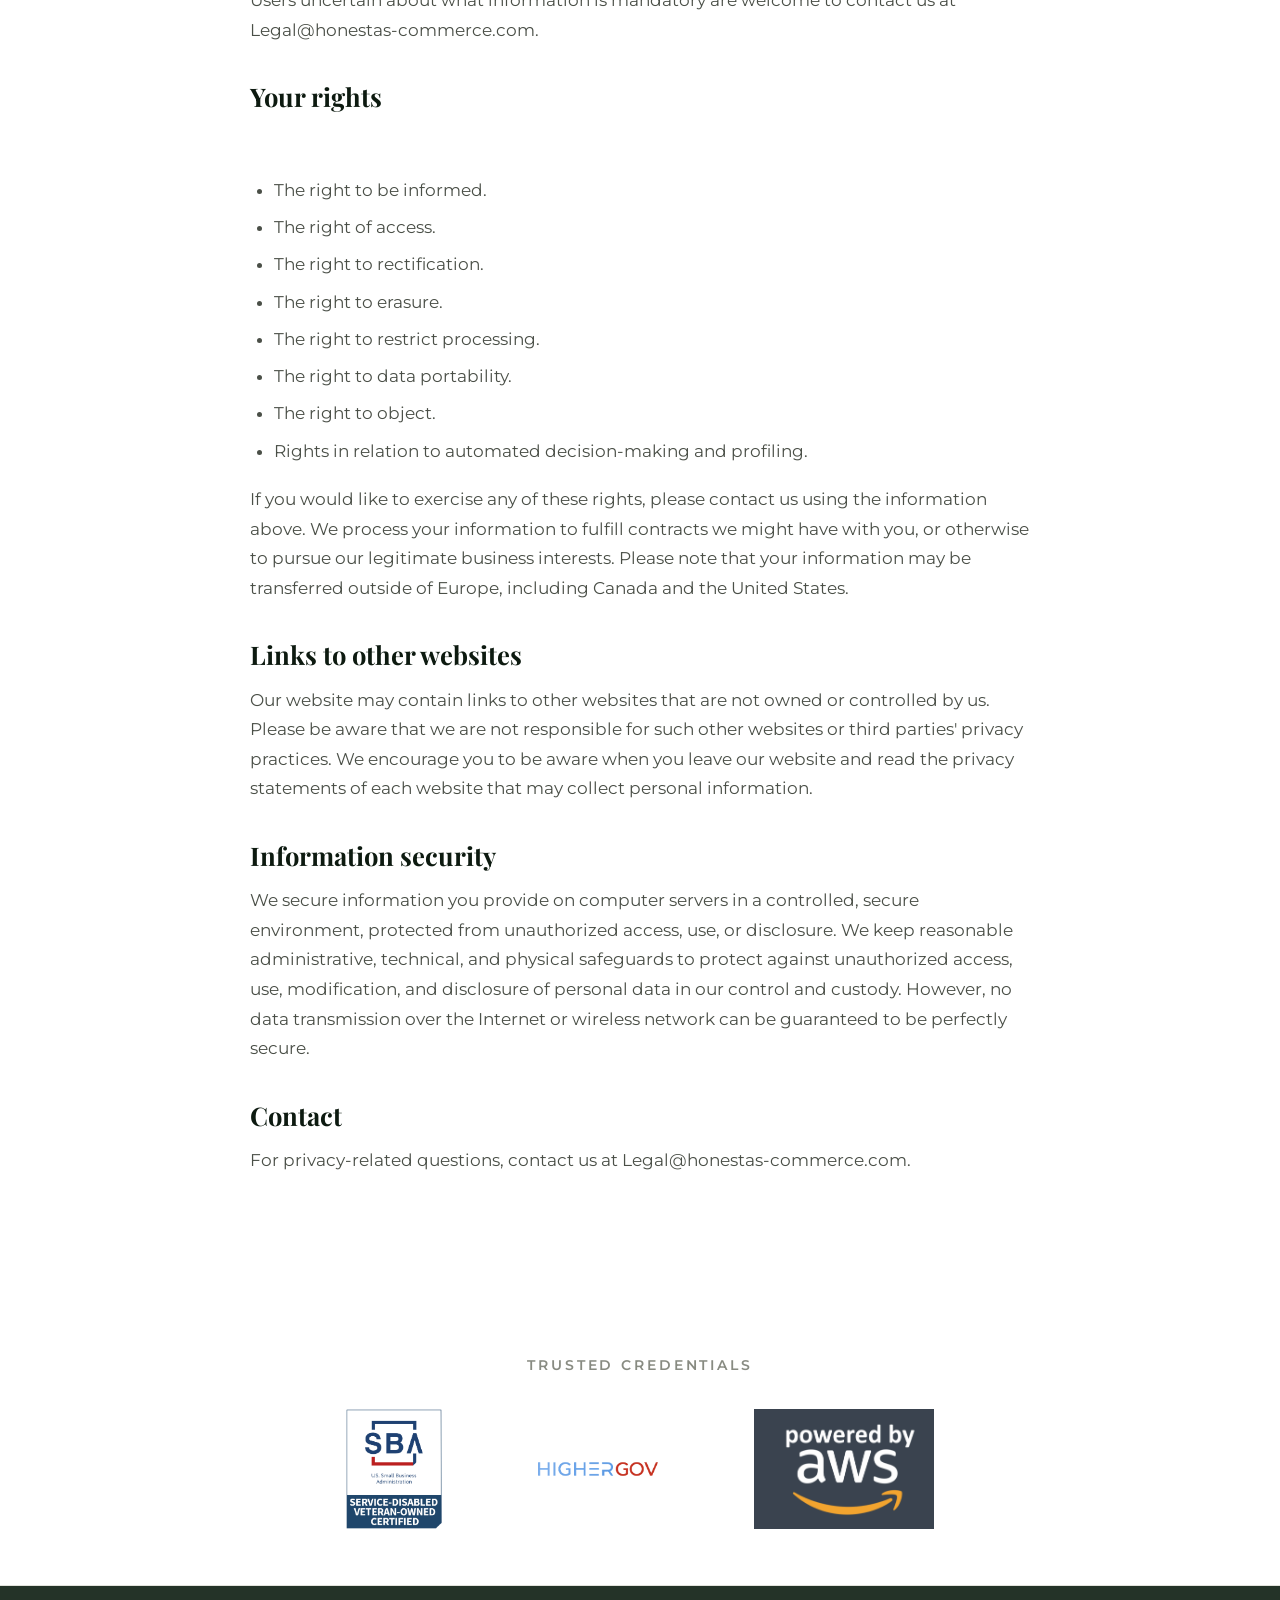
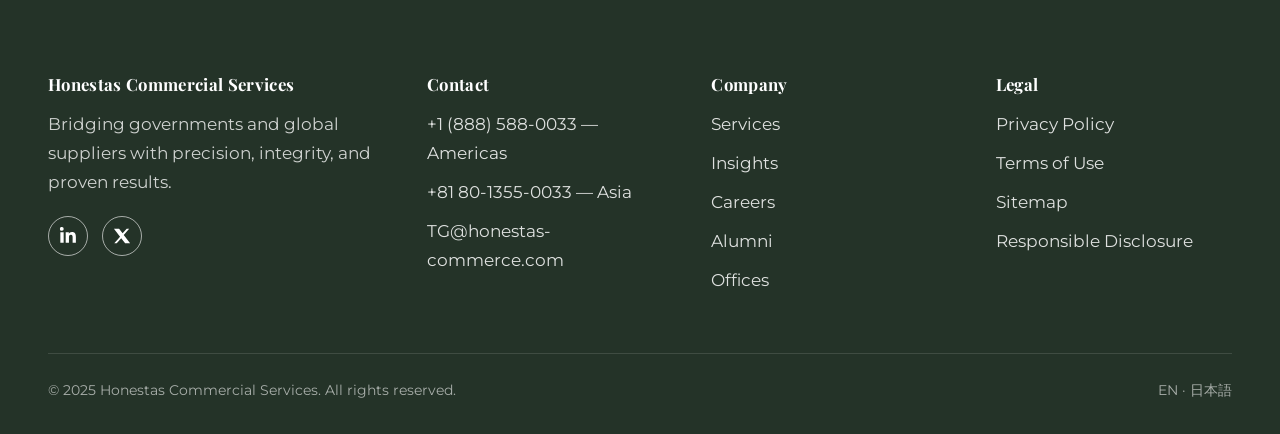
<file: privacy-policy.html>
<!DOCTYPE html>
<html lang="en">
<head>
  <meta charset="UTF-8">
  <meta name="viewport" content="width=device-width, initial-scale=1.0">
  <title>Privacy Policy | HCS Honestas Commercial Services</title>
  <meta name="description" content="HCS Honestas Commercial Services privacy policy — how we collect, use, and protect your personal information.">
  <link rel="canonical" href="https://honestas-commerce.com/privacy-policy">

  <link rel="preconnect" href="https://fonts.googleapis.com">
  <link rel="preconnect" href="https://fonts.gstatic.com" crossorigin>
  <link href="https://fonts.googleapis.com/css2?family=Playfair+Display:wght@400;700&family=Montserrat:wght@400;500;600;700&display=swap" rel="stylesheet">
  <link rel="stylesheet" href="assets/css/styles.css">
</head>
<body>

<header class="site-header">
  <nav class="nav" aria-label="Primary">
    <a href="/" class="nav__brand"><img src="assets/img/logo.png" alt="HCS Honestas Commercial Services logo"></a>
    <button class="nav__toggle" aria-expanded="false" aria-controls="primary-menu" aria-label="Toggle menu">
      <svg viewBox="0 0 24 24" fill="none" stroke="currentColor" stroke-width="2.2" stroke-linecap="round"><line x1="4" y1="7" x2="20" y2="7"/><line x1="4" y1="12" x2="20" y2="12"/><line x1="4" y1="17" x2="20" y2="17"/></svg>
    </button>
    <ul class="nav__menu" id="primary-menu">
      <li><a href="/" class="nav__link">Home</a></li>
      <li><a href="insights.html" class="nav__link">Insights</a></li>
      <li><a href="b2g-trade-solutions.html" class="nav__link">Services</a></li>
      <li><a href="privacy-policy.html" class="nav__link" aria-current="page">Privacy policy</a></li>
    </ul>
  </nav>
</header>

<section class="hero hero--page" style="background-image:url('assets/img/hero-privacy.jpg'); background-position: center 50%;">
  <div class="hero__inner">
    <p class="eyebrow" data-anim>Legal</p>
    <h1 data-anim style="--anim-delay:120ms;">Privacy Policy</h1>
    <p data-anim style="--anim-delay:240ms;">How we collect, use, and protect your personal information.</p>
  </div>
</section>

<section class="section">
  <div class="container">
    <article class="prose">

      <p data-anim>HCS Honestas Commercial Services website is owned by Honestas Commercial Services, which is a data controller of your personal data. We have adopted this Privacy Policy, which determines how we are processing the information collected by HCS Honestas Commercial Services and provides the reasons why we must collect certain personal data about you. Please read this Privacy Policy before using the website. We take care of your personal data and undertake to guarantee its confidentiality and security.</p>

      <h3 data-anim>Personal information we collect</h3>
      <p data-anim>When you visit HCS Honestas Commercial Services, we automatically collect certain information about your device, including information about your web browser, IP address, time zone, and some of the installed cookies on your device. Additionally, as you browse the Site, we collect information about the individual web pages or products you view, what websites or search terms referred you to the Site, and how you interact with the Site. We refer to this automatically-collected information as "Device Information."</p>
      <p data-anim>We may also collect personal data you provide to us — including but not limited to name, surname, address, payment information — during registration to be able to fulfill the agreement.</p>

      <h3 data-anim>Why do we process your data?</h3>
      <p data-anim>Our top priority is customer data security, and as such we may process only minimal user data, only as much as is absolutely necessary to maintain the website. Information collected automatically is used only to identify potential cases of abuse and establish statistical information regarding website usage.</p>
      <p data-anim>You can visit the website without telling us who you are or revealing any information by which someone could identify you as a specific individual. If you wish to use some of the website's features — receive our newsletter, contact us — you may provide personal data such as your email, first name, last name, city of residence, organization, telephone number.</p>
      <p data-anim>Users uncertain about what information is mandatory are welcome to contact us at <a href="mailto:Legal@honestas-commerce.com">Legal@honestas-commerce.com</a>.</p>

      <h3 data-anim>Your rights</h3>
      <p data-anim>If you are a European resident, you have the following rights related to your personal data:</p>
      <ul>
        <li data-anim>The right to be informed.</li>
        <li data-anim>The right of access.</li>
        <li data-anim>The right to rectification.</li>
        <li data-anim>The right to erasure.</li>
        <li data-anim>The right to restrict processing.</li>
        <li data-anim>The right to data portability.</li>
        <li data-anim>The right to object.</li>
        <li data-anim>Rights in relation to automated decision-making and profiling.</li>
      </ul>
      <p data-anim>If you would like to exercise any of these rights, please contact us using the information above. We process your information to fulfill contracts we might have with you, or otherwise to pursue our legitimate business interests. Please note that your information may be transferred outside of Europe, including Canada and the United States.</p>

      <h3 data-anim>Links to other websites</h3>
      <p data-anim>Our website may contain links to other websites that are not owned or controlled by us. Please be aware that we are not responsible for such other websites or third parties' privacy practices. We encourage you to be aware when you leave our website and read the privacy statements of each website that may collect personal information.</p>

      <h3 data-anim>Information security</h3>
      <p data-anim>We secure information you provide on computer servers in a controlled, secure environment, protected from unauthorized access, use, or disclosure. We keep reasonable administrative, technical, and physical safeguards to protect against unauthorized access, use, modification, and disclosure of personal data in our control and custody. However, no data transmission over the Internet or wireless network can be guaranteed to be perfectly secure.</p>

      <h3 data-anim>Contact</h3>
      <p data-anim>For privacy-related questions, contact us at <a href="mailto:Legal@honestas-commerce.com">Legal@honestas-commerce.com</a>.</p>

    </article>
  </div>
</section>

<!-- Footer (shared) -->
<footer class="site-footer">
  <div class="footer__credentials">
    <p class="footer__credentials-label">Trusted credentials</p>
    <div class="partners">
      <img src="assets/img/sba-sdvosb.png" alt="SBA SDVOSB certified">
      <img src="assets/img/highergov.png" alt="HigherGov partner">
      <img src="assets/img/aws-powered.png" alt="Powered by AWS">
    </div>
  </div>
  <div class="footer__grid">
    <div>
      <h4 class="footer__heading">Honestas Commercial Services</h4>
      <p style="color:rgba(255,255,255,0.78);">Bridging governments and global suppliers with precision, integrity, and proven results.</p>
      <div class="footer__socials">
        <a href="https://www.linkedin.com/in/honestas-commercial-services-6209451a1/" target="_blank" rel="noopener" aria-label="LinkedIn"><svg viewBox="0 0 24 24" fill="currentColor"><path d="M6.2 21H1.8V7h4.4v14zM4 5.07A2.55 2.55 0 1 1 4 0a2.55 2.55 0 0 1 0 5.07zM22.5 21h-4.35v-6.83c0-1.63-.03-3.71-2.26-3.71-2.27 0-2.61 1.77-2.61 3.6V21H8.93V7h4.18v1.91h.06c.58-1.1 2-2.26 4.12-2.26 4.41 0 5.21 2.9 5.21 6.67V21z"/></svg></a>
        <a href="https://twitter.com/" target="_blank" rel="noopener" aria-label="Twitter / X"><svg viewBox="0 0 24 24" fill="currentColor"><path d="M18.24 2.25h3.31l-7.23 8.26L22.83 21.75h-6.66l-5.21-6.82-5.97 6.82H1.68l7.73-8.84L1.25 2.25h6.83l4.71 6.23 5.45-6.23z"/></svg></a>
      </div>
    </div>
    <div class="footer__contact">
      <h4 class="footer__heading">Contact</h4>
      <ul class="footer__list">
        <li><a href="tel:+18885880033">+1 (888) 588-0033 — Americas</a></li>
        <li><a href="tel:+818013550033">+81 80-1355-0033 — Asia</a></li>
        <li><a href="mailto:TG@honestas-commerce.com">TG@honestas-commerce.com</a></li>
      </ul>
    </div>
    <div>
      <h4 class="footer__heading">Company</h4>
      <ul class="footer__list">
        <li><a href="b2g-trade-solutions.html">Services</a></li>
        <li><a href="insights.html">Insights</a></li>
        <li><a href="#">Careers</a></li>
        <li><a href="#">Alumni</a></li>
        <li><a href="#">Offices</a></li>
      </ul>
    </div>
    <div>
      <h4 class="footer__heading">Legal</h4>
      <ul class="footer__list">
        <li><a href="privacy-policy.html">Privacy Policy</a></li>
        <li><a href="#">Terms of Use</a></li>
        <li><a href="#">Sitemap</a></li>
        <li><a href="#">Responsible Disclosure</a></li>
      </ul>
    </div>
  </div>
  <div class="footer__bottom">
    <span>© 2025 Honestas Commercial Services. All rights reserved.</span>
    <span>EN · 日本語</span>
  </div>
</footer>

<script src="assets/js/main.js"></script>
</body>
</html>
</file>
<file: assets/css/styles.css>
/* ──────────────────────────────────────────────────────────────────────────
   Honestas Commercial Services — Design System
   Brand-faithful colors. Easier-to-read typography. Subtle motion.
   ────────────────────────────────────────────────────────────────────────── */

:root {
  /* Brand palette pulled from original Hostinger build */
  --color-olive:        #979E49;   /* primary olive — nav links + hover state on dark */
  --color-olive-deep:   #6E7733;   /* deeper olive — button hover */
  --color-olive-hover:  #0D1A10;   /* hover/active dark */
  --color-dark-green:   #243328;   /* services section bg */
  --color-dark-navy:    #1B395A;   /* hero overlay */
  --color-near-black:   #0D1A10;   /* primary text on light */
  --color-accent:       #DCF008;   /* yellow-green CTA accent */
  --color-light:        #FFFFFF;
  --color-soft:         #F4F5F0;   /* section alt bg — gentler than pure grey */
  --color-grey-text:    #4A4F47;   /* body copy on light */
  --color-grey-mute:    #888B82;   /* muted/meta text */
  --color-footer-bg:    #DFDFEB;
  --color-border:       #E2E3DC;

  /* Type scale — slightly larger + airier than original for readability */
  --font-display: 'Playfair Display', Georgia, serif;
  --font-body:    'Montserrat', -apple-system, BlinkMacSystemFont, 'Segoe UI', sans-serif;

  --fs-h1:   clamp(2.4rem, 4.6vw, 3.8rem);
  --fs-h2:   clamp(1.8rem, 3.2vw, 2.6rem);
  --fs-h3:   clamp(1.3rem, 2.2vw, 1.6rem);
  --fs-body: 1.0625rem;
  --fs-small: 0.9rem;

  --lh-tight: 1.2;
  --lh-snug:  1.45;
  --lh-comfy: 1.7;     /* body line-height — easier on the eyes */

  /* Layout tokens */
  --container: 1200px;
  --section-pad-y: clamp(64px, 8vw, 120px);
  --section-pad-x: clamp(20px, 4vw, 48px);
  --radius: 10px;

  /* Motion */
  --ease-out: cubic-bezier(0.22, 1, 0.36, 1);
  --transition: 280ms var(--ease-out);
}

/* ── Reset + base ────────────────────────────────────────────────────────── */
*,
*::before,
*::after { box-sizing: border-box; }

html { scroll-behavior: smooth; }

body {
  margin: 0;
  font-family: var(--font-body);
  font-size: var(--fs-body);
  line-height: var(--lh-comfy);
  color: var(--color-grey-text);
  background: var(--color-light);
  -webkit-font-smoothing: antialiased;
  text-rendering: optimizeLegibility;
}

img { max-width: 100%; height: auto; display: block; }

a {
  color: inherit;
  text-decoration: none;
  transition: color var(--transition);
}

h1, h2, h3, h4, h5, h6 {
  font-family: var(--font-display);
  font-weight: 700;
  line-height: var(--lh-tight);
  color: var(--color-near-black);
  margin: 0 0 0.6em;
}

h1 { font-size: var(--fs-h1); letter-spacing: -0.01em; }
h2 { font-size: var(--fs-h2); letter-spacing: -0.005em; }
h3 { font-size: var(--fs-h3); }

p { margin: 0 0 1.1em; }

ul { padding-left: 1.4em; margin: 0 0 1.1em; }
li { margin-bottom: 0.45em; }

/* ── Layout primitives ───────────────────────────────────────────────────── */
.container {
  max-width: var(--container);
  margin: 0 auto;
  padding: 0 var(--section-pad-x);
}

.section { padding: var(--section-pad-y) 0; }
.section--soft { background: var(--color-soft); }
.section--dark {
  background: var(--color-dark-green);
  color: rgba(255,255,255,0.92);
}
.section--dark h1, .section--dark h2, .section--dark h3 { color: var(--color-light); }

/* Eyebrows in dark sections — visible by default (white), muted-olive on hover.
   Consistent across Hero, Services, Insights, Privacy. */
.section--dark .eyebrow,
.hero .eyebrow {
  color: rgba(255, 255, 255, 0.92);
  transition: color var(--transition);
}

/* Links in dark sections — white default, muted olive on hover.
   Headings that contain links (e.g. "Our Services" h2 link) follow same rule. */
.section--dark a,
.section--dark h2 a, .section--dark h3 a {
  color: var(--color-light);
  transition: color var(--transition);
}
.section--dark a:hover,
.section--dark h2 a:hover, .section--dark h3 a:hover {
  color: var(--color-olive);
}

/* ── Header / Nav ────────────────────────────────────────────────────────── */
/* Translucent dark nav that lets the hero image's tones bleed through
   for a true "blended" look. Backdrop blur softens the image behind it
   so text + logo stay easy to read. On non-hero pages it still reads as a
   solid dark bar because there's nothing image-y behind it. */
.site-header {
  position: sticky;
  top: 0;
  z-index: 50;
  background: rgba(28, 41, 32, 0.92);   /* deeper dark-green @ 92% — matches hero top */
  backdrop-filter: saturate(160%) blur(14px);
  -webkit-backdrop-filter: saturate(160%) blur(14px);
  border-bottom: 1px solid rgba(255, 255, 255, 0.04);
}

.nav {
  /* 3-column grid: equal flanks keep the middle (menu) in the dead centre.
     Logo anchored to the left flank, mobile burger to the right flank. */
  display: grid;
  grid-template-columns: 1fr auto 1fr;
  align-items: center;
  padding: 12px var(--section-pad-x);
  max-width: var(--container);
  margin: 0 auto;
  gap: 24px;
}

.nav__brand {
  display: inline-flex;
  align-items: center;
  justify-self: start;
}
.nav__brand img {
  height: 88px;             /* bigger logo — anchors the header */
  width: auto;
  border-radius: 50%;       /* logo is already circular; keeps the cream edge crisp */
  transition: transform var(--transition), opacity var(--transition);
}
.nav__brand:hover img { transform: scale(1.04); opacity: 0.95; }

.nav__menu {
  /* sits in the centre column of the 3-column grid */
  display: flex;
  gap: 36px;
  list-style: none;
  margin: 0;
  padding: 0;
  align-items: center;
}

.nav__link {
  font-family: var(--font-display);
  font-weight: 700;
  font-size: 1.05rem;
  color: var(--color-light);
  position: relative;
  padding: 6px 2px;
}

.nav__link::after {
  content: '';
  position: absolute;
  left: 0; right: 0; bottom: -2px;
  height: 2px;
  background: var(--color-olive);
  transform: scaleX(0);
  transform-origin: left;
  transition: transform var(--transition);
}
.nav__link:hover,
.nav__link[aria-current="page"] { color: var(--color-olive); }
.nav__link:hover::after,
.nav__link[aria-current="page"]::after { transform: scaleX(1); }

.nav__toggle {
  display: none;
  border: 0;
  background: none;
  cursor: pointer;
  padding: 8px;
  color: var(--color-light);
  justify-self: end;          /* sits in the right flank of the 3-col grid */
}
.nav__toggle svg { width: 28px; height: 28px; }

@media (max-width: 820px) {
  .nav__menu {
    position: absolute;
    top: 100%;
    left: 0; right: 0;
    background: var(--color-dark-green);
    flex-direction: column;
    align-items: flex-start;
    gap: 0;
    padding: 12px var(--section-pad-x);
    border-top: 1px solid rgba(255,255,255,0.1);
    transform: translateY(-8px);
    opacity: 0;
    pointer-events: none;
    transition: opacity 220ms var(--ease-out), transform 220ms var(--ease-out);
  }
  .nav__menu.is-open {
    opacity: 1;
    transform: translateY(0);
    pointer-events: auto;
  }
  .nav__menu li {
    width: 100%;
    padding: 12px 0;
    border-bottom: 1px solid rgba(255,255,255,0.1);
  }
  .nav__menu li:last-child { border-bottom: 0; }
  .nav__toggle { display: inline-flex; }
}

/* ── Hero ────────────────────────────────────────────────────────────────── */
.hero {
  position: relative;
  background-color: var(--color-dark-navy);
  background-position: center 35%;     /* slightly above-centre — avoids ugly crops */
  background-size: cover;
  background-repeat: no-repeat;
  color: var(--color-light);
  text-align: center;
  padding: clamp(110px, 16vw, 180px) var(--section-pad-x);
  overflow: hidden;
}
.hero::before {
  content: '';
  position: absolute; inset: 0;
  /* Top fades into the nav bar (#243328 dark green); bottom transitions to a
     deep navy. Result: the nav and hero look like one continuous dark panel,
     with strong contrast for white text underneath. */
  background: linear-gradient(180deg,
    rgba(36, 51, 40, 0.94) 0%,
    rgba(36, 51, 40, 0.82) 30%,
    rgba(13, 26, 16, 0.78) 100%
  );
}
.hero__inner { position: relative; max-width: 900px; margin: 0 auto; }
.hero h1 { color: var(--color-light); margin-bottom: 0.5em; }
.hero p {
  font-size: clamp(1.1rem, 2vw, 1.3rem);
  color: rgba(255,255,255,0.92);
  max-width: 720px;
  margin: 0 auto 1.4em;
}

.hero--page {
  padding: clamp(80px, 11vw, 120px) var(--section-pad-x);
  text-align: left;
}
.hero--page .hero__inner { margin: 0 auto; max-width: var(--container); }
.hero--page h1 { text-align: left; }

/* ── Buttons ─────────────────────────────────────────────────────────────── */
.btn {
  display: inline-block;
  padding: 14px 28px;
  font-family: var(--font-body);
  font-weight: 600;
  letter-spacing: 0.02em;
  border-radius: var(--radius);
  border: 2px solid transparent;
  cursor: pointer;
  transition: background var(--transition), border-color var(--transition),
              color var(--transition), transform var(--transition);
  text-align: center;
}
/* Primary: olive default → deeper olive on hover. Stays visible on any
   background (hero, light section, dark section). White text throughout. */
.btn--primary {
  background: var(--color-olive);
  color: var(--color-light);
  border-color: var(--color-olive);
}
.btn--primary:hover {
  background: var(--color-olive-deep);
  border-color: var(--color-olive-deep);
  color: var(--color-light);
  transform: translateY(-1px);
}
.btn--ghost {
  background: transparent;
  color: var(--color-light);
  border-color: rgba(255,255,255,0.6);
}
.btn--ghost:hover {
  background: var(--color-olive);
  border-color: var(--color-olive);
  color: var(--color-light);
}

/* ── Generic content sections ────────────────────────────────────────────── */
.eyebrow {
  font-family: var(--font-body);
  font-weight: 600;
  letter-spacing: 0.16em;
  text-transform: uppercase;
  font-size: 0.78rem;
  color: var(--color-olive);
  margin: 0 0 1em;
}

.lead {
  font-size: 1.18rem;
  line-height: 1.65;
  color: var(--color-near-black);
  max-width: 720px;
}

.split {
  display: grid;
  grid-template-columns: repeat(2, 1fr);
  gap: clamp(32px, 5vw, 80px);
  align-items: center;
}
@media (max-width: 800px) {
  .split { grid-template-columns: 1fr; }
}
.split__media img {
  border-radius: var(--radius);
  box-shadow: 0 16px 40px -16px rgba(13,26,16,0.25);
}

/* ── Cards (services / blog) ─────────────────────────────────────────────── */
.cards {
  display: grid;
  grid-template-columns: repeat(auto-fit, minmax(260px, 1fr));
  gap: 24px;
}
.card {
  background: var(--color-light);
  border: 1px solid var(--color-border);
  border-radius: var(--radius);
  padding: 28px;
  transition: transform var(--transition), box-shadow var(--transition), border-color var(--transition);
}
.card:hover {
  transform: translateY(-4px);
  box-shadow: 0 18px 36px -20px rgba(13,26,16,0.18);
}
.card__title {
  color: var(--color-near-black);
  margin-bottom: 8px;
  transition: color var(--transition);
}
.card p { transition: color var(--transition); }
.card__media {
  margin: -28px -28px 20px;
  border-radius: var(--radius) var(--radius) 0 0;
  overflow: hidden;
  aspect-ratio: 16/10;
}
.card__media img {
  width: 100%; height: 100%;
  object-fit: cover;
  transition: transform 600ms var(--ease-out);
}
.card:hover .card__media img { transform: scale(1.04); }
.card__meta { font-size: var(--fs-small); color: var(--color-grey-mute); margin-bottom: 8px; }

/* Cards inside DARK sections — transparent w/ white text, muted-green hover.
   Fixes the "invisible text" issue on the Services section of the homepage. */
.section--dark .card {
  background: rgba(255, 255, 255, 0.04);
  border: 1px solid rgba(255, 255, 255, 0.12);
}
.section--dark .card .card__title { color: var(--color-light); }
.section--dark .card p {
  color: rgba(255, 255, 255, 0.82);
  margin-bottom: 0;
}
.section--dark .card:hover {
  background: rgba(255, 255, 255, 0.07);
  border-color: rgba(151, 158, 73, 0.55);
}
.section--dark .card:hover .card__title,
.section--dark .card:hover p {
  color: var(--color-olive);   /* muted olive-green — NOT the bright accent */
}

/* ── Partners strip ──────────────────────────────────────────────────────── */
.partners {
  display: flex;
  flex-wrap: wrap;
  align-items: center;
  justify-content: center;
  gap: clamp(28px, 5vw, 64px);
  padding-top: 24px;
}
.partners img {
  max-height: 88px;
  width: auto;
  filter: grayscale(20%);
  opacity: 0.85;
  transition: opacity var(--transition), filter var(--transition);
}
.partners img:hover { filter: grayscale(0); opacity: 1; }

/* ── Footer ──────────────────────────────────────────────────────────────── */
.site-footer {
  background: var(--color-dark-green);
  color: rgba(255,255,255,0.85);
  padding: 0 var(--section-pad-x) 32px;
}

/* Trusted credentials strip — sits at the top of the footer on every page.
   White strip pulled flush to viewport edges; logos visible at full color. */
.footer__credentials {
  background: var(--color-light);
  margin: 0 calc(var(--section-pad-x) * -1) 64px;
  padding: 56px var(--section-pad-x);
  border-bottom: 1px solid var(--color-border);
}
.footer__credentials-label {
  text-align: center;
  font-family: var(--font-body);
  font-size: 0.9rem;
  font-weight: 600;
  letter-spacing: 0.2em;
  text-transform: uppercase;
  color: var(--color-grey-mute);
  margin: 0 0 32px;
}
.footer__credentials .partners {
  display: flex;
  flex-wrap: wrap;
  align-items: center;
  justify-content: center;
  gap: clamp(40px, 8vw, 96px);
  padding: 0;
  max-width: var(--container);
  margin: 0 auto;
}
.footer__credentials .partners img {
  max-height: 120px;            /* roughly 2x prior — much more presence */
  width: auto;
  filter: grayscale(15%);
  opacity: 0.9;
  transition: opacity var(--transition), filter var(--transition), transform var(--transition);
}
.footer__credentials .partners img:hover {
  filter: grayscale(0);
  opacity: 1;
  transform: translateY(-2px);
}

/* Push first content row down from credentials strip with normal top padding */
.footer__credentials + .footer__grid { padding-top: 24px; }
.footer__grid {
  display: grid;
  grid-template-columns: 1.4fr repeat(3, 1fr);
  gap: 48px;
  max-width: var(--container);
  margin: 0 auto 48px;
}
@media (max-width: 800px) {
  .footer__grid { grid-template-columns: 1fr 1fr; }
}
@media (max-width: 520px) {
  .footer__grid { grid-template-columns: 1fr; }
}

.footer__heading {
  font-family: var(--font-display);
  font-weight: 700;
  font-size: 1.05rem;
  color: var(--color-light);
  margin: 0 0 16px;
  letter-spacing: 0.02em;
}
.footer__list {
  list-style: none;
  margin: 0;
  padding: 0;
}
.footer__list li { margin-bottom: 10px; }
/* Footer links — white default, muted olive on hover (consistent with rest) */
.footer__list a,
.footer__contact a {
  color: rgba(255,255,255,0.85);
}
.footer__list a:hover,
.footer__contact a:hover { color: var(--color-olive); }

.footer__socials { display: flex; gap: 14px; margin-top: 16px; }
.footer__socials a {
  display: inline-flex;
  align-items: center; justify-content: center;
  width: 40px; height: 40px;
  border-radius: 50%;
  border: 1.5px solid rgba(255,255,255,0.6);
  color: var(--color-light);
  transition: all var(--transition);
}
.footer__socials a:hover {
  background: var(--color-olive);
  border-color: var(--color-olive);
  color: var(--color-light);
}
.footer__socials svg { width: 18px; height: 18px; }

.footer__bottom {
  border-top: 1px solid rgba(255,255,255,0.12);
  padding-top: 24px;
  max-width: var(--container);
  margin: 0 auto;
  display: flex;
  flex-wrap: wrap;
  justify-content: space-between;
  gap: 16px;
  font-size: var(--fs-small);
  color: rgba(255,255,255,0.6);
}

.legal {
  margin: 64px auto 0;
  max-width: var(--container);
  font-size: 0.85rem;
  line-height: 1.65;
  color: rgba(255,255,255,0.65);
}
.legal h4 {
  color: var(--color-light);
  font-family: var(--font-display);
  font-size: 1rem;
  margin: 1.4em 0 0.5em;
}

/* ── Article-style long content (Services, Privacy) ──────────────────────── */
.prose {
  max-width: 780px;
  margin: 0 auto;
}
.prose h2 { margin-top: 1.6em; }
.prose h3 { margin-top: 1.4em; color: var(--color-near-black); }
.prose p, .prose li { font-size: 1.06rem; line-height: 1.75; }
.prose strong { color: var(--color-near-black); }

/* ── AOS-like manual fade-up (CSS-only, no JS dependency) ────────────────── */
[data-anim] {
  opacity: 0;
  transform: translateY(18px);
  transition: opacity 700ms var(--ease-out), transform 700ms var(--ease-out);
  transition-delay: var(--anim-delay, 0ms);
}
[data-anim].is-visible {
  opacity: 1;
  transform: translateY(0);
}
@media (prefers-reduced-motion: reduce) {
  [data-anim] { opacity: 1; transform: none; transition: none; }
  html { scroll-behavior: auto; }
}
</file>
